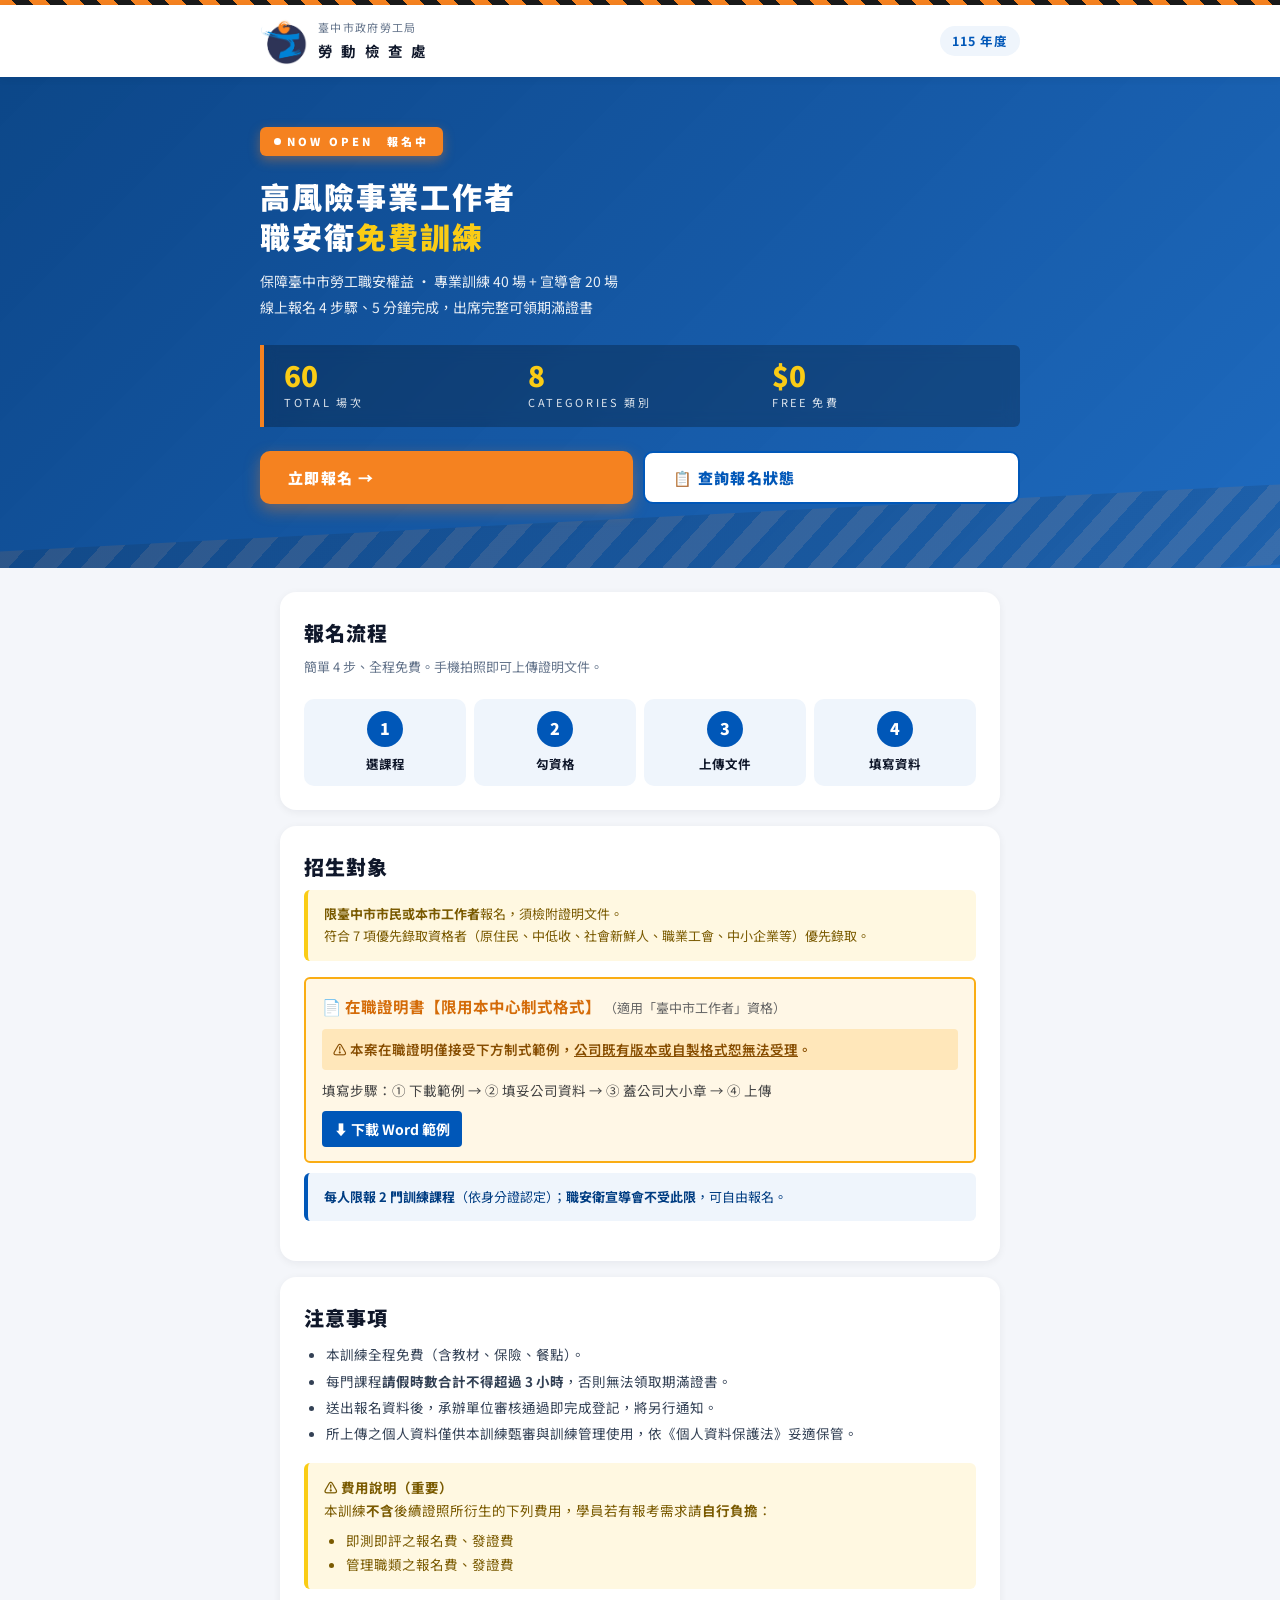
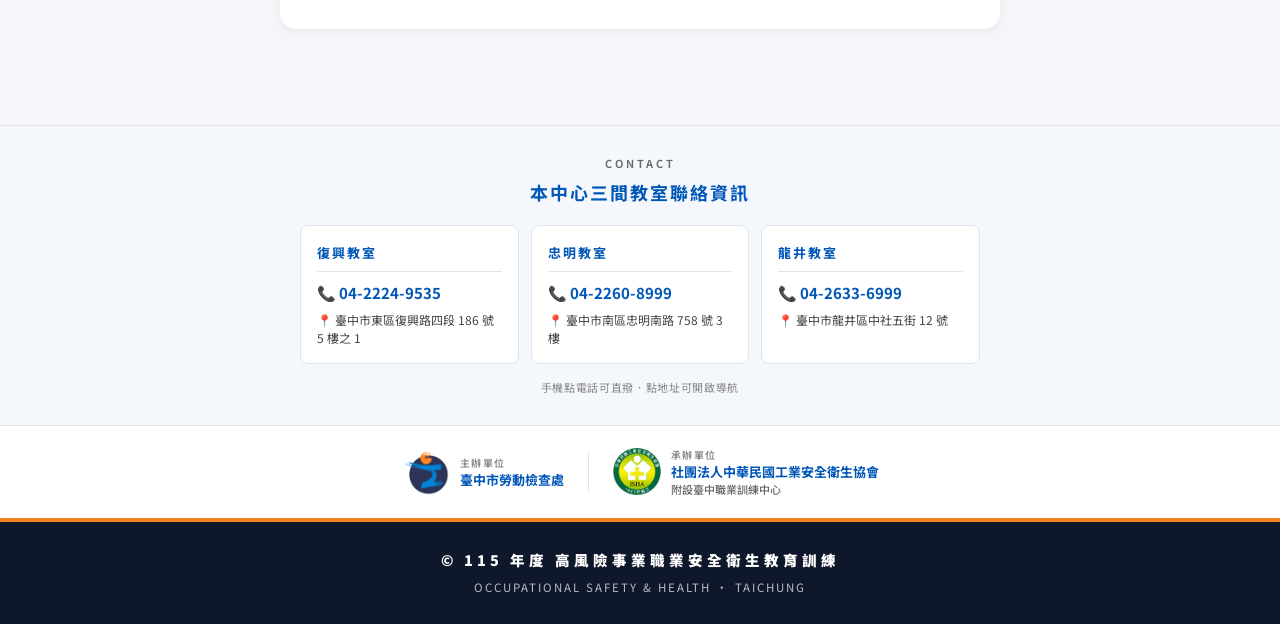
<file: index.html>
<!DOCTYPE html>
<html lang="zh-TW">
<head>
<meta charset="UTF-8">
<meta name="viewport" content="width=device-width,initial-scale=1,viewport-fit=cover">
<meta name="description" content="115 年度臺中市高風險事業職業安全衛生教育訓練報名 — 60 場免費課程，含營造業、有害作業、危險性機械等 8 大類">
<meta name="referrer" content="strict-origin-when-cross-origin">
<meta name="robots" content="index, follow">

<!-- OpenGraph：LINE / FB / Slack 分享預覽 -->
<meta property="og:title" content="115 年度高風險職訓免費報名 — 臺中市勞檢處">
<meta property="og:description" content="60 場免費訓練課程開放報名！營造業、有害作業、危險性機械等 8 大類。臺中市民與本市工作者皆可報名。">
<meta property="og:type" content="website">
<meta property="og:url" content="https://isha-taichung.github.io/training-register/">
<meta property="og:locale" content="zh_TW">
<meta property="og:site_name" content="臺中市政府勞工局勞動檢查處">
<meta name="twitter:card" content="summary">

<title>115 高風險職訓報名 — 臺中市政府勞工局勞動檢查處</title>
<link href="https://fonts.googleapis.com/css2?family=Noto+Sans+TC:wght@400;500;700;900&display=swap" rel="stylesheet">
<link rel="stylesheet" href="css/main.css">
</head>
<body>

<div class="stripe"></div>
<header>
  <div class="header-content">
    <div class="brand-box">
      <img src="assets/logo-host.png" alt="臺中市政府勞工局" style="width:48px;height:48px;flex-shrink:0;object-fit:contain">
      <div class="brand-text">
        臺中市政府勞工局
        <strong>勞 動 檢 查 處</strong>
      </div>
    </div>
    <div class="year-badge">115 年度</div>
  </div>
</header>

<!-- Hero 區 -->
<section class="hero">
  <div class="hero-inner">
    <div class="hero-tag">NOW OPEN　報名中</div>
    <h1>高風險事業工作者<br>職安衛<em>免費訓練</em></h1>
    <div class="hero-sub">
      保障臺中市勞工職安權益 · 專業訓練 40 場 + 宣導會 20 場<br>
      線上報名 4 步驟、5 分鐘完成，出席完整可領期滿證書
    </div>

    <div class="hero-stats">
      <div class="hero-stat"><div class="v">60</div><div class="l">TOTAL 場次</div></div>
      <div class="hero-stat"><div class="v">8</div><div class="l">CATEGORIES 類別</div></div>
      <div class="hero-stat"><div class="v">$0</div><div class="l">FREE 免費</div></div>
    </div>

    <div class="cta-row" style="display:flex;gap:10px;flex-wrap:wrap">
      <button class="cta cta-primary" id="btn-start" style="flex:1;min-width:180px">立即報名 →</button>
      <button class="cta" id="btn-lookup" style="flex:1;min-width:180px;background:#fff;color:#0057B8;border:2px solid #0057B8">📋 查詢報名狀態</button>
    </div>
  </div>
</section>

<main>

  <!-- 報名流程 -->
  <div class="card">
    <h2>報名流程</h2>
    <div class="sub">簡單 4 步、全程免費。手機拍照即可上傳證明文件。</div>
    <div class="mini-steps">
      <div class="mini-step"><div class="n">1</div><div class="t">選課程</div></div>
      <div class="mini-step"><div class="n">2</div><div class="t">勾資格</div></div>
      <div class="mini-step"><div class="n">3</div><div class="t">上傳文件</div></div>
      <div class="mini-step"><div class="n">4</div><div class="t">填寫資料</div></div>
    </div>
  </div>

  <!-- 招生對象 -->
  <div class="card">
    <h2>招生對象</h2>
    <div class="notice notice-warn">
      <strong>限臺中市市民或本市工作者</strong>報名，須檢附證明文件。<br>
      符合 7 項優先錄取資格者（原住民、中低收、社會新鮮人、職業工會、中小企業等）優先錄取。
    </div>
    <div style="background:#FFF7E6;border:2px solid #FAAD14;border-radius:6px;padding:14px 16px;margin-top:10px;font-size:14px;line-height:1.75">
      <strong style="color:#D46B08;font-size:15.5px">📄 在職證明書【限用本中心制式格式】</strong>
      <span style="color:#666;font-size:13px">（適用「臺中市工作者」資格）</span>
      <div style="background:#FFE7BA;border-radius:4px;padding:9px 11px;margin:9px 0;color:#874D00;font-weight:600;font-size:13.5px">
        ⚠️ 本案在職證明僅接受下方制式範例，<u>公司既有版本或自製格式恕無法受理</u>。
      </div>
      <div style="color:#444;font-size:13.5px;margin-bottom:8px">
        填寫步驟：① 下載範例 → ② 填妥公司資料 → ③ 蓋公司大小章 → ④ 上傳
      </div>
      <a href="assets/templates/在職證明書範例.docx" download style="display:inline-block;padding:6px 12px;background:#0057B8;color:#fff;border-radius:4px;text-decoration:none;font-weight:700">⬇️ 下載 Word 範例</a>
    </div>
    <div class="notice notice-info" style="margin-top:10px">
      <strong>每人限報 2 門訓練課程</strong>（依身分證認定）；<strong>職安衛宣導會不受此限</strong>，可自由報名。
    </div>
  </div>

  <!-- 注意事項 -->
  <div class="card">
    <h2>注意事項</h2>
    <ul style="list-style:disc;padding-left:22px;font-size:13.5px;color:var(--ink-mid);line-height:1.95">
      <li>本訓練全程免費（含教材、保險、餐點）。</li>
      <li>每門課程<strong>請假時數合計不得超過 3 小時</strong>，否則無法領取期滿證書。</li>
      <li>送出報名資料後，承辦單位審核通過即完成登記，將另行通知。</li>
      <li>所上傳之個人資料僅供本訓練甄審與訓練管理使用，依《個人資料保護法》妥適保管。</li>
    </ul>

    <div class="notice notice-warn" style="margin-top:16px;font-size:13.5px">
      <strong>⚠️ 費用說明（重要）</strong><br>
      本訓練<strong>不含</strong>後續證照所衍生的下列費用，學員若有報考需求請<strong>自行負擔</strong>：
      <ul style="list-style:disc;padding-left:22px;margin-top:6px;line-height:1.8">
        <li>即測即評之報名費、發證費</li>
        <li>管理職類之報名費、發證費</li>
      </ul>
    </div>
  </div>

</main>

<!-- 三間教室聯絡資訊（手機可點擊撥號 / 開地圖） -->
<section style="background:#F4F7FB;border-top:1px solid #e5e5e5;padding:28px 16px">
  <div style="max-width:680px;margin:0 auto">
    <div style="text-align:center;margin-bottom:18px">
      <div style="font-size:11px;color:#666;font-weight:600;letter-spacing:3px;margin-bottom:4px">CONTACT</div>
      <div style="font-size:18px;color:#0057B8;font-weight:700;letter-spacing:2px">本中心三間教室聯絡資訊</div>
    </div>
    <div style="display:grid;grid-template-columns:repeat(auto-fit,minmax(200px,1fr));gap:12px">
      <div style="background:#fff;border:1px solid #DDE4EE;border-radius:8px;padding:16px">
        <div style="font-size:13px;color:#0057B8;font-weight:700;letter-spacing:2px;margin-bottom:8px;padding-bottom:6px;border-bottom:1px solid #E5E5E5">復興教室</div>
        <a href="tel:+886422249535" style="display:block;font-size:15px;color:#0057B8;font-weight:700;text-decoration:none;margin-bottom:6px">📞 04-2224-9535</a>
        <a href="https://maps.google.com/?q=臺中市東區復興路四段186號5樓之1" target="_blank" rel="noopener" style="display:block;font-size:12px;color:#444;line-height:1.5;text-decoration:none">📍 臺中市東區復興路四段 186 號 5 樓之 1</a>
      </div>
      <div style="background:#fff;border:1px solid #DDE4EE;border-radius:8px;padding:16px">
        <div style="font-size:13px;color:#0057B8;font-weight:700;letter-spacing:2px;margin-bottom:8px;padding-bottom:6px;border-bottom:1px solid #E5E5E5">忠明教室</div>
        <a href="tel:+886422608999" style="display:block;font-size:15px;color:#0057B8;font-weight:700;text-decoration:none;margin-bottom:6px">📞 04-2260-8999</a>
        <a href="https://maps.google.com/?q=臺中市南區忠明南路758號3樓" target="_blank" rel="noopener" style="display:block;font-size:12px;color:#444;line-height:1.5;text-decoration:none">📍 臺中市南區忠明南路 758 號 3 樓</a>
      </div>
      <div style="background:#fff;border:1px solid #DDE4EE;border-radius:8px;padding:16px">
        <div style="font-size:13px;color:#0057B8;font-weight:700;letter-spacing:2px;margin-bottom:8px;padding-bottom:6px;border-bottom:1px solid #E5E5E5">龍井教室</div>
        <a href="tel:+886426336999" style="display:block;font-size:15px;color:#0057B8;font-weight:700;text-decoration:none;margin-bottom:6px">📞 04-2633-6999</a>
        <a href="https://maps.google.com/?q=臺中市龍井區中社五街12號" target="_blank" rel="noopener" style="display:block;font-size:12px;color:#444;line-height:1.5;text-decoration:none">📍 臺中市龍井區中社五街 12 號</a>
      </div>
    </div>
    <p style="text-align:center;font-size:11px;color:#888;margin-top:14px;letter-spacing:0.5pt">手機點電話可直撥．點地址可開啟導航</p>
  </div>
</section>

<!-- 主辦 / 承辦單位（橫排在底部，省版面） -->
<section style="background:#fff;border-top:1px solid #e5e5e5;padding:20px 16px">
  <div style="max-width:680px;margin:0 auto;display:flex;flex-wrap:wrap;justify-content:center;align-items:center;gap:24px">
    <div style="display:flex;align-items:center;gap:10px">
      <img src="assets/logo-host.png" alt="臺中市政府勞工局" style="width:48px;height:48px;flex-shrink:0;object-fit:contain">
      <div>
        <div style="font-size:10px;color:#888;font-weight:600;letter-spacing:1.5px;margin-bottom:1px">主辦單位</div>
        <div style="font-size:13px;color:#0057B8;font-weight:700;line-height:1.3">臺中市勞動檢查處</div>
      </div>
    </div>
    <div style="width:1px;height:40px;background:#e5e5e5"></div>
    <div style="display:flex;align-items:center;gap:10px">
      <img src="assets/logo-isha.png" alt="社團法人中華民國工業安全衛生協會" style="width:48px;height:48px;flex-shrink:0;object-fit:contain">
      <div>
        <div style="font-size:10px;color:#888;font-weight:600;letter-spacing:1.5px;margin-bottom:1px">承辦單位</div>
        <div style="font-size:13px;color:#0057B8;font-weight:700;line-height:1.3">社團法人中華民國工業安全衛生協會<br><span style="font-size:11px;color:#666;font-weight:500">附設臺中職業訓練中心</span></div>
      </div>
    </div>
  </div>
</section>

<footer>
  <div class="ft-title">© 115 年度 高風險事業職業安全衛生教育訓練</div>
  <div class="ft-sub">OCCUPATIONAL SAFETY &amp; HEALTH · TAICHUNG</div>
</footer>

<!-- ===== 個資同意書 Modal ===== -->
<div id="consent-modal" style="display:none;position:fixed;inset:0;background:rgba(0,0,0,0.55);z-index:9999;align-items:center;justify-content:center;padding:16px;overflow-y:auto">
  <div style="background:#fff;border-radius:12px;max-width:600px;width:100%;max-height:90vh;display:flex;flex-direction:column;box-shadow:0 8px 32px rgba(0,0,0,0.3)">
    <div style="background:#0057B8;color:#fff;padding:14px 20px;border-radius:12px 12px 0 0;font-size:16px;font-weight:700;display:flex;align-items:center;gap:8px">
      <span>📋</span><span>個人資料蒐集、處理及利用同意書</span>
    </div>
    <div id="consent-text" style="padding:18px 22px;overflow-y:auto;font-size:13px;line-height:1.7;color:#333;flex:1">
      <p style="margin-bottom:10px">為辦理「<strong>115 年度臺中市高風險事業工作者職業安全衛生教育訓練</strong>」之報名作業，臺中市政府勞工局勞動檢查處（下稱本處）將依《個人資料保護法》規定蒐集、處理及利用您之個人資料，相關事項告知如下：</p>

      <p style="margin:12px 0 6px;font-weight:700;color:#0057B8">一、蒐集目的</p>
      <p style="padding-left:14px">辦理本訓練之報名甄審、錄取通知、訓練管理、出席紀錄、結訓證書核發、原系統資料匯入及相關業務聯繫。</p>

      <p style="margin:12px 0 6px;font-weight:700;color:#0057B8">二、蒐集之個人資料類別</p>
      <p style="padding-left:14px">姓名、性別、出生年月日、國民身分證統一編號、身分證影本、戶籍地址、聯絡地址、聯絡電話、行動電話、電子郵件、學歷、畢業學校、任職公司資訊、緊急聯絡人、優先錄取資格相關證明文件等。</p>

      <p style="margin:12px 0 6px;font-weight:700;color:#0057B8">三、利用期間、地區、對象及方式</p>
      <ul style="padding-left:24px;list-style:disc;margin:4px 0">
        <li><strong>期間：</strong>蒐集目的存續期間，及保存期限屆滿前。</li>
        <li><strong>地區：</strong>臺中市政府勞工局勞動檢查處及其受託之委託單位辦公處所。</li>
        <li><strong>對象：</strong>本處及受託辦理本訓練之社團法人中華民國工業安全衛生協會。</li>
        <li><strong>方式：</strong>以紙本、電子檔、雲端儲存等方式處理及利用。</li>
      </ul>

      <p style="margin:12px 0 6px;font-weight:700;color:#0057B8">四、依個人資料保護法第三條規定，您得行使下列權利</p>
      <ul style="padding-left:24px;list-style:none;margin:4px 0">
        <li>（一）查詢或請求閱覽。</li>
        <li>（二）請求製給複製本。</li>
        <li>（三)請求補充或更正。</li>
        <li>（四）請求停止蒐集、處理或利用。</li>
        <li>（五）請求刪除。</li>
      </ul>
      <p style="padding-left:14px;color:#666;font-size:12px">行使前述權利請聯絡承辦單位辦理，本處將於法定期間內回覆。</p>

      <p style="margin:12px 0 6px;font-weight:700;color:#0057B8">五、不提供個人資料之影響</p>
      <p style="padding-left:14px">若您不同意提供必要之個人資料或不同意本同意書之內容，將無法完成報名程序，亦無法錄取本訓練課程。</p>

      <p style="margin:12px 0 6px;font-weight:700;color:#0057B8">六、資料保存與銷毀</p>
      <p style="padding-left:14px">本處將於蒐集目的消失或保存期限屆滿後，依《個人資料保護法》規定停止處理、利用並予以銷毀。</p>
    </div>
    <div style="padding:14px 20px;border-top:1px solid #e5e5e5;background:#F8FAFD;border-radius:0 0 12px 12px">
      <label style="display:flex;align-items:center;gap:8px;cursor:pointer;font-size:13.5px;font-weight:500;color:#333">
        <input type="checkbox" id="consent-check" aria-describedby="consent-text" style="width:18px;height:18px;cursor:pointer;flex-shrink:0">
        <span>我已詳細閱讀並<strong style="color:#0057B8">同意</strong>本同意書內容，並同意 貴處利用電子郵件發送相關通知及訊息。</span>
      </label>
      <div style="display:flex;gap:10px;margin-top:12px">
        <button id="consent-cancel" style="flex:1;padding:10px;border:1px solid #ccc;background:#fff;border-radius:6px;font-family:inherit;font-size:14px;cursor:pointer">取消</button>
        <button id="consent-agree" disabled style="flex:1;padding:10px;border:none;background:#0057B8;color:#fff;border-radius:6px;font-family:inherit;font-size:14px;font-weight:700;cursor:pointer;opacity:0.5">同意並進入報名</button>
      </div>
    </div>
  </div>
</div>

<script src="js/config.js"></script>
<script src="js/lookup-modal.js"></script>
<script>
  // ===== 立即報名按鈕 → 先彈個資同意書 =====
  const startBtn = document.getElementById("btn-start");
  const modal = document.getElementById("consent-modal");
  const checkbox = document.getElementById("consent-check");
  const agreeBtn = document.getElementById("consent-agree");
  const cancelBtn = document.getElementById("consent-cancel");

  function openConsent() {
    modal.style.display = "flex";
    checkbox.checked = false;
    agreeBtn.disabled = true;
    agreeBtn.style.opacity = "0.5";
    // P1：鎖背景 scroll，避免 modal 開啟時背景跟著滾
    try { document.body.style.overflow = "hidden"; } catch (e) {}
  }
  startBtn.addEventListener("click", openConsent);

  // 招生簡章 deep-link (?course=T23) → 進站直接彈同意書，省一次點擊
  try {
    const initCourseId = new URLSearchParams(location.search).get("course");
    if (initCourseId && /^[TS]\d{1,3}$/.test(initCourseId)) {
      // 等 0.3s 讓畫面渲染穩定再彈
      setTimeout(openConsent, 300);
    }
  } catch (e) { /* 舊瀏覽器 fallback */ }
  checkbox.addEventListener("change", () => {
    agreeBtn.disabled = !checkbox.checked;
    agreeBtn.style.opacity = checkbox.checked ? "1" : "0.5";
  });
  function closeConsent() {
    modal.style.display = "none";
    try { document.body.style.overflow = ""; } catch (e) {}  // 還原 body scroll
  }
  cancelBtn.addEventListener("click", closeConsent);
  agreeBtn.addEventListener("click", () => {
    // 紀錄同意時間（送出時隨 payload 一起傳給後端）
    sessionStorage.setItem("consent_at", new Date().toISOString());
    // 招生簡章 deep-link：保留 ?course= 參數一併帶到 register.html
    const params = new URLSearchParams(location.search);
    const courseId = params.get("course");
    if (courseId && /^[TS]\d{1,3}$/.test(courseId)) {
      location.href = "register.html?course=" + encodeURIComponent(courseId);
    } else {
      location.href = "register.html";
    }
  });
  // 點擊背景關閉
  modal.addEventListener("click", (e) => {
    if (e.target === modal) closeConsent();
  });

  // ===== 報名狀態查詢（共用模組） =====
  document.getElementById("btn-lookup").addEventListener("click", () => window.LookupModal.open());
</script>
</body>
</html>
</file>
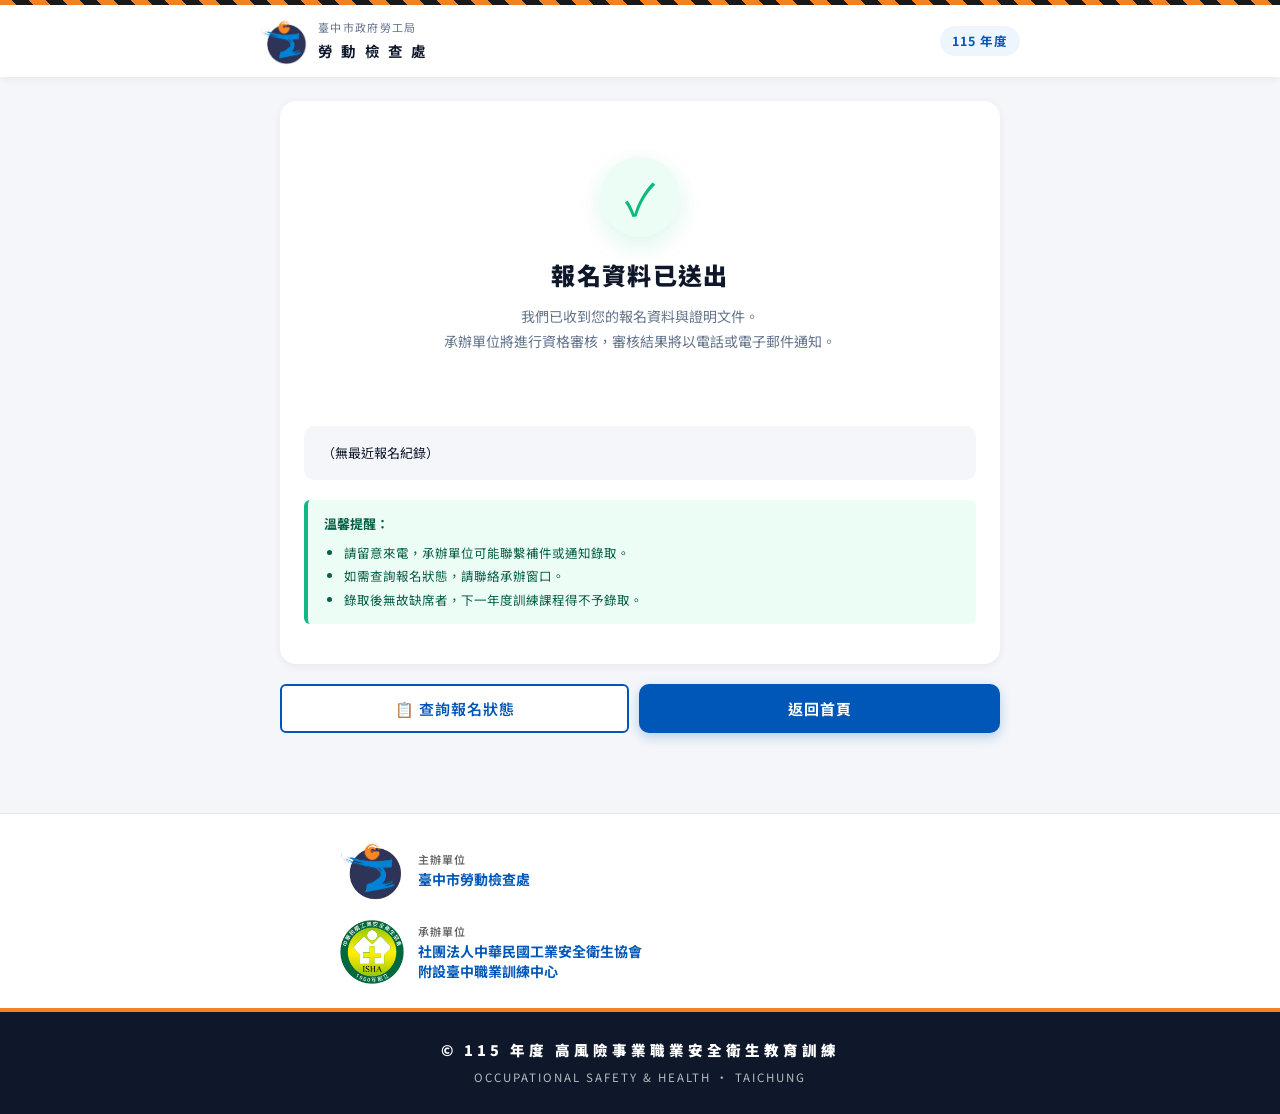
<file: done.html>
<!DOCTYPE html>
<html lang="zh-TW">
<head>
<meta charset="UTF-8">
<meta name="viewport" content="width=device-width,initial-scale=1,viewport-fit=cover">
<meta name="referrer" content="strict-origin-when-cross-origin">
<title>報名成功 — 115 高風險職訓</title>
<link href="https://fonts.googleapis.com/css2?family=Noto+Sans+TC:wght@400;500;700;900&display=swap" rel="stylesheet">
<link rel="stylesheet" href="css/main.css">
</head>
<body>

<div class="stripe"></div>
<header>
  <div class="header-content">
    <div class="brand-box">
      <img src="assets/logo-host.png" alt="臺中市政府勞工局" style="width:48px;height:48px;flex-shrink:0;object-fit:contain">
      <div class="brand-text">
        臺中市政府勞工局
        <strong>勞 動 檢 查 處</strong>
      </div>
    </div>
    <div class="year-badge">115 年度</div>
  </div>
</header>

<main>
  <div class="card">
    <div class="success-hero">
      <div class="icon">✓</div>
      <h1>報名資料已送出</h1>
      <div class="sub">
        我們已收到您的報名資料與證明文件。<br>
        承辦單位將進行資格審核，審核結果將以電話或電子郵件通知。
      </div>
    </div>

    <div class="summary-box" id="summary"></div>

    <div class="notice notice-ok" style="margin-top:20px">
      <strong>溫馨提醒：</strong>
      <ul style="list-style:disc;padding-left:20px;margin-top:6px;font-size:12.5px;line-height:1.85">
        <li>請留意來電，承辦單位可能聯繫補件或通知錄取。</li>
        <li>如需查詢報名狀態，請聯絡承辦窗口。</li>
        <li>錄取後無故缺席者，下一年度訓練課程得不予錄取。</li>
      </ul>
    </div>
  </div>

  <div class="btn-bar" style="display:flex;gap:10px;flex-wrap:wrap">
    <button class="btn" id="btn-lookup-status" style="flex:1;min-width:160px;background:#fff;color:#0057B8;border:2px solid #0057B8;padding:12px;border-radius:6px;font-family:inherit;font-size:15px;font-weight:600;cursor:pointer">📋 查詢報名狀態</button>
    <button class="btn btn-primary" onclick="location.href='index.html'" style="flex:1;min-width:160px">返回首頁</button>
  </div>
</main>

<!-- 主辦 / 承辦單位 -->
<section style="background:#fff;border-top:1px solid #e5e5e5;padding:24px 16px">
  <div style="max-width:600px;margin:0 auto;display:flex;flex-direction:column;gap:18px">
    <div style="display:flex;align-items:center;gap:14px">
      <img src="assets/logo-host.png" alt="臺中市政府勞工局" style="width:64px;height:64px;flex-shrink:0;object-fit:contain">
      <div>
        <div style="font-size:11px;color:#666;font-weight:600;letter-spacing:1px;margin-bottom:2px">主辦單位</div>
        <div style="font-size:14px;color:#0057B8;font-weight:700;line-height:1.4">臺中市勞動檢查處</div>
      </div>
    </div>
    <div style="display:flex;align-items:center;gap:14px">
      <img src="assets/logo-isha.png" alt="社團法人中華民國工業安全衛生協會" style="width:64px;height:64px;flex-shrink:0;object-fit:contain">
      <div>
        <div style="font-size:11px;color:#666;font-weight:600;letter-spacing:1px;margin-bottom:2px">承辦單位</div>
        <div style="font-size:14px;color:#0057B8;font-weight:700;line-height:1.4">社團法人中華民國工業安全衛生協會<br>附設臺中職業訓練中心</div>
      </div>
    </div>
  </div>
</section>

<footer>
  <div class="ft-title">© 115 年度 高風險事業職業安全衛生教育訓練</div>
  <div class="ft-sub">OCCUPATIONAL SAFETY &amp; HEALTH · TAICHUNG</div>
</footer>

<script src="js/config.js"></script>
<script src="js/lookup-modal.js"></script>
<script>
  // 把 last_submission 存的姓名 + 身分證後 5 碼留下來給查詢用（在 sessionStorage.clear 之前抓）
  let lookupPrefill = null;
  (function () {
    const raw = sessionStorage.getItem("last_submission");
    const box = document.getElementById("summary");
    if (!raw) {
      box.textContent = "（無最近報名紀錄）";
    } else {
      const s = JSON.parse(raw);
      // 預填查詢資料：姓名 + 身分證後 5 碼（從 last_submission 取 — submit 時放進去的）
      if (s.name && s.idLast5) {
        lookupPrefill = { name: s.name, id5: s.idLast5 };
      }
      const rows = [
        ["報名編號", s.regId || "審核後發送"],
        ["課程名稱", s.course ? s.course.name + " " + s.course.session : ""],
        ["上課日期", s.course ? s.course.date : ""],
        ["上課地點", s.course ? s.course.location : ""],
        ["報名人姓名", s.name || ""],
      ];
      rows.forEach(([label, val]) => {
        const row = document.createElement("div");
        row.className = "row";
        const l = document.createElement("div");
        l.className = "label";
        l.textContent = label;
        const v = document.createElement("div");
        v.className = "val";
        v.textContent = val;
        row.append(l, v);
        box.append(row);
      });
    }
    // 進到完成頁面立即清掉所有 sessionStorage（公用電腦下個使用者看不到個資）
    try { sessionStorage.clear(); } catch (e) {}
  })();

  // 查詢報名狀態按鈕（自動帶入剛報名的資料）
  document.getElementById("btn-lookup-status").addEventListener("click", () => {
    window.LookupModal.open(lookupPrefill);
  });
</script>
</body>
</html>
</file>
<file: css/main.css>
/* 115 高風險職訓報名前台 — 主樣式
 *
 * 設計策略：B 工安現代（外觀）+ C 親切實用（內頁圓角與手感）
 * 所有色彩、圓角、陰影、字級集中於 :root 內的 design tokens，
 * 未來要換風格只需改這裡即可，不用動 HTML/JS。
 */

* { margin: 0; padding: 0; box-sizing: border-box; }

:root {
  /* ===== 色彩系統 ===== */
  --brand: #0057B8;
  --brand-dark: #003d82;
  --brand-darker: #002a5c;
  --brand-soft: #EFF5FC;

  --safety: #F58220;
  --safety-dark: #D66A10;
  --safety-soft: #FFF4E5;

  --warn: #FACC15;

  --ink: #0F172A;
  --ink-mid: #334155;
  --muted: #64748B;
  --line: #E2E8F0;
  --line-soft: #EDF0F4;
  --bg: #F4F6FA;
  --card: #FFFFFF;

  --success: #10B981;
  --success-bg: #ECFDF5;
  --danger: #DC2626;

  /* ===== 圓角（來自 C 的柔和感）===== */
  --radius-sm: 6px;
  --radius: 10px;
  --radius-lg: 16px;

  /* ===== 陰影 ===== */
  --shadow-sm: 0 1px 2px rgba(15,23,42,.04);
  --shadow: 0 2px 8px rgba(15,23,42,.06);
  --shadow-md: 0 8px 20px rgba(15,23,42,.08);
  --shadow-lg: 0 16px 32px rgba(15,23,42,.10);

  /* ===== Safe area（iOS 瀏海）===== */
  --safe-top: env(safe-area-inset-top, 0);
  --safe-bottom: env(safe-area-inset-bottom, 0);
}

html { font-size: 16px; scroll-behavior: smooth; }
body {
  font-family: 'Noto Sans TC', 'PingFang TC', 'Microsoft JhengHei', sans-serif;
  color: var(--ink);
  background: var(--bg);
  line-height: 1.7;
  font-weight: 400;
  -webkit-font-smoothing: antialiased;
}

/* ===== 頂部工安警示條（B 風格）===== */
.stripe {
  height: 5px;
  background: repeating-linear-gradient(
    45deg,
    var(--safety) 0 12px,
    #1a1a1a 12px 24px
  );
}

/* ===== Header ===== */
header {
  background: var(--card);
  padding: 12px 20px;
  box-shadow: var(--shadow);
  position: sticky;
  top: 0;
  z-index: 50;
  padding-top: calc(12px + var(--safe-top));
}
.header-content {
  max-width: 760px;
  margin: 0 auto;
  display: flex;
  justify-content: space-between;
  align-items: center;
}
.brand-box {
  display: flex;
  align-items: center;
  gap: 10px;
}
.brand-logo {
  width: 42px;
  height: 42px;
  border-radius: var(--radius-sm);
  background: var(--brand);
  display: flex;
  align-items: center;
  justify-content: center;
  flex-shrink: 0;
  position: relative;
}
.brand-logo::after {
  content: "";
  position: absolute;
  inset: 4px;
  border: 2px solid var(--safety);
  border-radius: 3px;
}
.brand-logo span {
  font-size: 13px;
  font-weight: 900;
  color: white;
  letter-spacing: 1px;
  position: relative;
  z-index: 1;
}
.brand-text {
  font-size: 11px;
  color: var(--muted);
  letter-spacing: 1pt;
}
.brand-text strong {
  display: block;
  font-size: 14.5px;
  color: var(--ink);
  letter-spacing: 2pt;
  margin-top: 2px;
  font-weight: 700;
}
.year-badge {
  background: var(--brand-soft);
  color: var(--brand);
  padding: 4px 12px;
  border-radius: 999px;
  font-size: 12.5px;
  font-weight: 700;
  letter-spacing: 1px;
}

/* ===== Hero（B 風格：深藍漸層 + 警示條紋 + 黃色強調）===== */
.hero {
  background:
    linear-gradient(135deg, rgba(0,61,130,.95) 0%, rgba(0,87,184,.88) 100%),
    url("data:image/svg+xml;utf8,<svg xmlns='http://www.w3.org/2000/svg' width='60' height='60' viewBox='0 0 60 60'><g fill='none' stroke='white' stroke-width='.5' opacity='.08'><path d='M0 0l60 60M60 0L0 60'/></g></svg>");
  color: white;
  padding: 48px 24px 64px;
  position: relative;
  overflow: hidden;
}
.hero::after {
  content: "";
  position: absolute;
  bottom: -30px;
  left: -40px;
  right: -40px;
  height: 80px;
  background: repeating-linear-gradient(-45deg,
    var(--safety) 0 18px,
    #1a1a1a 18px 36px);
  transform: rotate(-3deg);
  opacity: .12;
}
.hero-inner {
  max-width: 760px;
  margin: 0 auto;
  position: relative;
  z-index: 2;
}
.hero-tag {
  display: inline-flex;
  align-items: center;
  gap: 6px;
  padding: 5px 14px;
  background: var(--safety);
  color: white;
  font-size: 11px;
  font-weight: 900;
  letter-spacing: 3px;
  border-radius: var(--radius-sm);
  margin-bottom: 20px;
  box-shadow: 0 4px 12px rgba(245,130,32,.4);
}
.hero-tag::before {
  content: "";
  width: 7px;
  height: 7px;
  background: white;
  border-radius: 50%;
  animation: pulse 1.5s infinite;
}
@keyframes pulse {
  0%, 100% { opacity: 1; }
  50% { opacity: .4; }
}
.hero h1 {
  font-size: 30px;
  font-weight: 900;
  line-height: 1.35;
  letter-spacing: 1.5pt;
  margin-bottom: 12px;
}
.hero h1 em {
  font-style: normal;
  color: var(--warn);
  font-weight: 900;
}
.hero-sub {
  font-size: 14px;
  opacity: .9;
  line-height: 1.85;
  margin-bottom: 24px;
}

.hero-stats {
  display: flex;
  gap: 16px;
  flex-wrap: wrap;
  padding: 16px 20px;
  background: rgba(0,0,0,.25);
  border-left: 4px solid var(--safety);
  border-radius: 0 var(--radius-sm) var(--radius-sm) 0;
  margin-bottom: 24px;
  backdrop-filter: blur(8px);
}
.hero-stat { flex: 1; min-width: 90px; }
.hero-stat .v {
  font-size: 28px;
  font-weight: 900;
  color: var(--warn);
  line-height: 1;
}
.hero-stat .l {
  font-size: 11px;
  opacity: .85;
  letter-spacing: 2pt;
  margin-top: 4px;
}

.cta-row {
  display: flex;
  gap: 10px;
  flex-wrap: wrap;
}
.cta {
  padding: 14px 28px;
  border: none;
  border-radius: var(--radius);
  font-weight: 900;
  font-size: 15px;
  cursor: pointer;
  display: inline-flex;
  align-items: center;
  gap: 8px;
  font-family: inherit;
  transition: all .2s;
  letter-spacing: 1pt;
}
.cta-primary {
  background: var(--safety);
  color: white;
  box-shadow: 0 6px 16px rgba(245,130,32,.4);
}
.cta-primary:hover {
  background: var(--safety-dark);
  transform: translateY(-1px);
}
.cta-ghost {
  background: transparent;
  color: white;
  border: 1.5px solid rgba(255,255,255,.7);
}
.cta-ghost:hover {
  background: white;
  color: var(--brand-dark);
  border-color: white;
}

/* ===== Progress bar（步驟進度）===== */
.progress {
  background: white;
  padding: 18px 20px;
  border-bottom: 1px solid var(--line);
}
.steps {
  max-width: 760px;
  margin: 0 auto;
  display: flex;
  justify-content: space-between;
  position: relative;
}
.steps::before {
  content: "";
  position: absolute;
  top: 16px;
  left: 12%;
  right: 12%;
  height: 2px;
  background: var(--line);
  z-index: 0;
}
.step {
  position: relative;
  z-index: 1;
  text-align: center;
  flex: 1;
}
.step-num {
  width: 32px;
  height: 32px;
  border-radius: 50%;
  background: white;
  border: 2px solid var(--line);
  color: var(--muted);
  font-weight: 700;
  display: inline-flex;
  align-items: center;
  justify-content: center;
  font-size: 14px;
  transition: all .2s;
}
.step.done .step-num {
  background: var(--success);
  border-color: var(--success);
  color: white;
}
.step.active .step-num {
  background: var(--brand);
  border-color: var(--brand);
  color: white;
  box-shadow: 0 0 0 4px rgba(0,87,184,.12);
}
.step-label {
  display: block;
  font-size: 11px;
  color: var(--muted);
  margin-top: 4px;
  letter-spacing: 1px;
}
.step.active .step-label {
  color: var(--brand);
  font-weight: 700;
}

/* ===== Main container ===== */
main {
  max-width: 760px;
  margin: 0 auto;
  padding: 24px 20px calc(80px + var(--safe-bottom));
}

/* ===== Card ===== */
.card {
  background: var(--card);
  border-radius: var(--radius-lg);
  padding: 24px;
  box-shadow: var(--shadow);
  margin-bottom: 16px;
}
.card h2 {
  font-size: 20px;
  font-weight: 900;
  margin-bottom: 6px;
  color: var(--ink);
  letter-spacing: 1px;
}
.card .sub {
  font-size: 13px;
  color: var(--muted);
  margin-bottom: 20px;
  line-height: 1.75;
}

/* ===== 小區段（4 步驟介紹）===== */
.mini-steps {
  display: grid;
  grid-template-columns: repeat(4, 1fr);
  gap: 8px;
  margin-top: 10px;
}
.mini-step {
  text-align: center;
  padding: 12px 4px;
  background: var(--brand-soft);
  border-radius: var(--radius);
}
.mini-step .n {
  width: 36px;
  height: 36px;
  border-radius: 50%;
  background: var(--brand);
  color: white;
  display: inline-flex;
  align-items: center;
  justify-content: center;
  font-weight: 900;
  margin-bottom: 6px;
  font-family: 'Noto Sans TC', sans-serif;
}
.mini-step .t {
  font-size: 12.5px;
  font-weight: 700;
}

/* ===== Course tabs（自動換行、縮短標籤，不用橫滑）===== */
.cat-tabs {
  display: flex;
  flex-wrap: wrap;
  gap: 6px;
  padding: 4px 0 14px;
  margin-bottom: 16px;
}
.cat-tab {
  padding: 7px 14px;
  border: 1px solid var(--line);
  border-radius: 999px;
  background: white;
  font-size: 13px;
  color: var(--ink-mid);
  cursor: pointer;
  transition: all .15s;
  font-weight: 500;
  white-space: nowrap;
  user-select: none;
}
.cat-tab:hover {
  border-color: var(--brand);
  color: var(--brand);
}
.cat-tab.active {
  background: var(--brand);
  color: white;
  border-color: var(--brand);
  font-weight: 700;
  box-shadow: 0 2px 6px rgba(0,87,184,.2);
}
.cat-tab .count {
  font-size: 11px;
  opacity: .7;
  margin-left: 3px;
  font-weight: 500;
}
.cat-tab.active .count { opacity: .85; }

.course-item {
  border: 1.5px solid var(--line);
  border-radius: var(--radius);
  padding: 14px 16px;
  margin-bottom: 10px;
  cursor: pointer;
  transition: all .2s;
  background: white;
}
.course-item:hover {
  border-color: var(--brand);
  transform: translateX(2px);
}
.course-item.selected {
  border-color: var(--brand);
  background: var(--brand-soft);
  box-shadow: 0 4px 12px rgba(0,87,184,.12);
}
.course-title-row {
  display: flex;
  justify-content: space-between;
  align-items: baseline;
  margin-bottom: 6px;
  gap: 8px;
}
.course-name {
  font-weight: 700;
  font-size: 15px;
  color: var(--ink);
  flex: 1;
}
.course-session {
  font-size: 12px;
  color: var(--brand);
  font-weight: 900;
  background: var(--brand-soft);
  padding: 3px 10px;
  border-radius: var(--radius-sm);
  white-space: nowrap;
  letter-spacing: .5px;
}
.course-meta {
  font-size: 12.5px;
  color: var(--muted);
  display: flex;
  flex-wrap: wrap;
  gap: 4px 12px;
}
.course-meta span {
  display: inline-flex;
  align-items: center;
  gap: 3px;
}
.tag-night {
  display: inline-block;
  background: #1F2937;
  color: white;
  font-size: 10px;
  font-weight: 900;
  padding: 2px 7px;
  border-radius: 3px;
  margin-left: 4px;
  letter-spacing: 1px;
}

/* ===== 剩餘名額徽章 ===== */
.seat-badge {
  display: inline-flex;
  align-items: center;
  gap: 3px;
  padding: 2px 10px;
  border-radius: 999px;
  font-size: 11.5px;
  font-weight: 700;
  letter-spacing: .5px;
  margin-left: auto;
}
.seat-open {
  background: var(--success-bg);
  color: #065F46;
}
.seat-open::before {
  content: "";
  width: 6px; height: 6px;
  border-radius: 50%;
  background: var(--success);
}
.seat-low {
  background: #FFF4E5;
  color: #8B4E00;
}
.seat-low::before {
  content: "⚡";
  font-size: 10px;
}
.seat-full {
  background: #FEE2E2;
  color: #991B1B;
}
.seat-full::before {
  content: "✕";
  font-weight: 900;
}
.seat-closed {
  background: #F3F4F6;
  color: #6B7280;
}
.seat-closed::before {
  content: "🔒";
  font-size: 10px;
}
.seat-loading {
  background: #F3F4F6;
  color: var(--muted);
  font-weight: 500;
}
.seat-loading::before {
  content: "⌛";
  font-size: 10px;
}

/* 額滿 / 關閉的課程卡片 */
.course-item.disabled {
  opacity: .6;
  cursor: not-allowed;
  background: #FAFAFA;
}
.course-item.disabled:hover {
  border-color: var(--line);
  transform: none;
}
.course-item.disabled .course-name {
  color: var(--muted);
  text-decoration: line-through;
  text-decoration-color: rgba(0,0,0,.2);
}

/* ===== Qualification checkboxes ===== */
.qual-list {
  display: flex;
  flex-direction: column;
  gap: 10px;
}
.qual-item {
  display: flex;
  gap: 12px;
  padding: 14px 16px;
  border: 2px solid var(--line);
  border-radius: var(--radius);
  cursor: pointer;
  transition: all .2s;
  background: white;
}
.qual-item:hover {
  border-color: var(--brand);
  background: var(--brand-soft);
}
.qual-item.checked {
  border-color: var(--brand);
  background: var(--brand-soft);
}
.qual-check {
  width: 24px;
  height: 24px;
  border: 2px solid var(--line);
  border-radius: var(--radius-sm);
  flex-shrink: 0;
  display: flex;
  align-items: center;
  justify-content: center;
  color: white;
  background: white;
  font-weight: 900;
  transition: all .2s;
}
.qual-item.checked .qual-check {
  background: var(--brand);
  border-color: var(--brand);
}
.qual-item.checked .qual-check::after {
  content: "✓";
  font-size: 15px;
}
.qual-content { flex: 1; }
.qual-label {
  font-size: 14.5px;
  font-weight: 700;
  color: var(--ink);
}
.qual-desc {
  font-size: 12px;
  color: var(--muted);
  margin-top: 2px;
}
.qual-files {
  font-size: 11px;
  color: var(--brand);
  margin-top: 6px;
  display: flex;
  gap: 4px;
  flex-wrap: wrap;
}
.qual-files span {
  background: var(--brand-soft);
  padding: 2px 8px;
  border-radius: 3px;
  font-weight: 500;
}

/* ===== Upload（B 配色 + C 圓角）===== */
.upload-group {
  border: 1px solid var(--line);
  border-radius: var(--radius);
  padding: 16px;
  margin-bottom: 12px;
  background: #FCFDFE;
}
.upload-group-title {
  font-size: 14.5px;
  font-weight: 700;
  color: var(--brand);
  margin-bottom: 4px;
  display: flex;
  align-items: center;
  gap: 6px;
}
.upload-group-desc {
  font-size: 11.5px;
  color: var(--muted);
  margin-bottom: 12px;
}

.file-list {
  display: flex;
  flex-direction: column;
  gap: 6px;
  margin-bottom: 10px;
}
.file-list:empty { display: none; }
.file-item {
  display: flex;
  align-items: center;
  gap: 10px;
  padding: 10px 12px;
  background: var(--success-bg);
  border: 1px solid #C6E5D0;
  border-radius: var(--radius-sm);
  font-size: 13px;
}
.file-item .icon {
  color: var(--success);
  font-size: 16px;
  font-weight: 900;
}
.file-item .name {
  flex: 1;
  font-weight: 600;
  color: var(--ink);
  word-break: break-all;
}
.file-item .size {
  color: var(--muted);
  font-size: 11px;
  white-space: nowrap;
}
.file-item .remove {
  color: var(--danger);
  cursor: pointer;
  padding: 4px 8px;
  border-radius: 4px;
  font-weight: 700;
  font-size: 11.5px;
  transition: background .15s;
}
.file-item .remove:hover {
  background: rgba(220,38,38,.1);
}

.upload-btn {
  display: flex;
  flex-direction: column;
  align-items: center;
  justify-content: center;
  gap: 5px;
  padding: 20px 14px;
  border: 1.5px dashed var(--line);
  border-radius: var(--radius);
  background: white;
  cursor: pointer;
  transition: all .2s;
  font-family: inherit;
  width: 100%;
}
.upload-btn:hover {
  border-color: var(--brand);
  border-style: solid;
  background: var(--brand-soft);
}
.upload-btn.dragover {
  border-color: var(--safety);
  background: var(--safety-soft);
}
.upload-btn .ub-icon { font-size: 24px; }
.upload-btn .ub-label {
  font-size: 14px;
  font-weight: 700;
  color: var(--ink);
  letter-spacing: 1px;
}
.upload-btn .ub-hint {
  font-size: 11px;
  color: var(--muted);
  line-height: 1.4;
}
.upload-btn input[type="file"] { display: none; }
.upload-btn-single { margin-top: 4px; }

/* ===== Form ===== */
.form-row { margin-bottom: 14px; }
.form-row label {
  display: block;
  font-size: 12.5px;
  color: var(--ink-mid);
  margin-bottom: 5px;
  font-weight: 600;
  letter-spacing: .5px;
}
.form-row label .req { color: var(--danger); margin-left: 2px; }
.form-row input,
.form-row select,
.form-row textarea {
  width: 100%;
  padding: 11px 13px;
  border: 1.5px solid var(--line);
  border-radius: var(--radius-sm);
  font-size: 14.5px;
  font-family: inherit;
  background: white;
  transition: border .2s, box-shadow .2s;
}
.form-row input:focus,
.form-row select:focus,
.form-row textarea:focus {
  outline: none;
  border-color: var(--brand);
  box-shadow: 0 0 0 3px rgba(0,87,184,.1);
}
.form-row .hint {
  font-size: 11.5px;
  color: var(--muted);
  margin-top: 4px;
}
.form-row .err {
  font-size: 12px;
  color: var(--danger);
  margin-top: 4px;
  display: none;
  font-weight: 600;
}
.form-row.has-error input,
.form-row.has-error select { border-color: var(--danger); }
.form-row.has-error .err { display: block; }

/* Radio button group (e.g. 性別 / 學歷) — LINE webview 友善（避開 native select dropdown 失靈問題） */
.radio-btn {
  display: flex;
  align-items: center;
  justify-content: center;
  gap: 6px;
  padding: 10px 8px;
  border: 1.5px solid var(--line);
  border-radius: var(--radius-sm);
  background: white;
  cursor: pointer;
  font-size: 14px;
  user-select: none;
  white-space: nowrap;
}
.radio-btn input[type="radio"] {
  width: 16px;
  height: 16px;
  cursor: pointer;
  flex-shrink: 0;
}
/* modifier：較大尺寸（如性別 2 選 1） */
.radio-btn--lg { padding: 11px 12px; font-size: 15px; }
.radio-btn--lg input[type="radio"] { width: 18px; height: 18px; }

.form-row .radio-btn:has(input:checked) {
  border-color: var(--brand) !important;
  background: var(--brand-soft, #e6f0fa) !important;
  color: var(--brand);
  font-weight: 700;
}
.form-row .radio-btn:active {
  transform: scale(0.98);
}
.form-row.has-error .radio-btn:not(:has(input:checked)) { border-color: var(--danger) !important; }

.form-2col {
  display: grid;
  grid-template-columns: 1fr 1fr;
  gap: 12px;
}
.form-group {
  margin-top: 20px;
  padding-top: 20px;
  border-top: 1px dashed var(--line);
}
.form-group-title {
  font-size: 14px;
  font-weight: 900;
  color: var(--brand);
  margin-bottom: 12px;
  padding-left: 12px;
  border-left: 4px solid var(--brand);
  letter-spacing: 1px;
}

.honeypot { position: absolute; left: -9999px; }

/* ===== Buttons ===== */
.btn-bar {
  display: flex;
  gap: 12px;
  margin-top: 20px;
}
.btn {
  padding: 14px 20px;
  border: none;
  border-radius: var(--radius);
  font-size: 15px;
  font-weight: 700;
  cursor: pointer;
  transition: all .2s;
  flex: 1;
  text-align: center;
  display: inline-flex;
  align-items: center;
  justify-content: center;
  gap: 6px;
  font-family: inherit;
  letter-spacing: 1px;
}
.btn-primary {
  background: var(--brand);
  color: white;
  box-shadow: 0 4px 12px rgba(0,87,184,.25);
}
.btn-primary:hover {
  background: var(--brand-dark);
  transform: translateY(-1px);
}
.btn-primary:disabled {
  background: #BBB;
  cursor: not-allowed;
  box-shadow: none;
  transform: none;
}
.btn-accent {
  background: var(--safety);
  color: white;
  box-shadow: 0 4px 12px rgba(245,130,32,.3);
}
.btn-accent:hover {
  background: var(--safety-dark);
  transform: translateY(-1px);
}
.btn-outline {
  background: white;
  color: var(--brand);
  border: 1.5px solid var(--brand);
}
.btn-ghost {
  background: transparent;
  color: var(--muted);
  flex: 0 0 auto;
  padding-left: 8px;
  padding-right: 8px;
}
.btn-ghost:hover { color: var(--brand); }

/* ===== Notice boxes ===== */
.notice {
  padding: 13px 16px;
  border-radius: var(--radius-sm);
  font-size: 13px;
  margin-bottom: 16px;
  line-height: 1.7;
}
.notice-info {
  background: var(--brand-soft);
  color: var(--brand-dark);
  border-left: 4px solid var(--brand);
}
.notice-warn {
  background: #FFF8E1;
  color: #7A5A00;
  border-left: 4px solid var(--warn);
}
.notice-ok {
  background: var(--success-bg);
  color: #065F46;
  border-left: 4px solid var(--success);
}

/* ===== Success page ===== */
.success-hero { text-align: center; padding: 32px 20px; }
.success-hero .icon {
  width: 80px;
  height: 80px;
  border-radius: 50%;
  background: var(--success-bg);
  display: inline-flex;
  align-items: center;
  justify-content: center;
  font-size: 44px;
  color: var(--success);
  margin-bottom: 18px;
  box-shadow: 0 8px 24px rgba(16,185,129,.15);
}
.success-hero h1 {
  font-size: 24px;
  font-weight: 900;
  margin-bottom: 8px;
  letter-spacing: 1pt;
}
.success-hero .sub { color: var(--muted); font-size: 14px; line-height: 1.8; }
.summary-box {
  background: var(--bg);
  border-radius: var(--radius);
  padding: 16px 18px;
  margin-top: 20px;
  font-size: 13px;
}
.summary-box .row {
  display: flex;
  padding: 5px 0;
  gap: 10px;
}
.summary-box .label {
  color: var(--muted);
  min-width: 80px;
  letter-spacing: .5px;
}
.summary-box .val { flex: 1; font-weight: 700; }

/* ===== Modal ===== */
.modal-backdrop {
  position: fixed;
  inset: 0;
  background: rgba(0,0,0,.5);
  display: flex;
  align-items: center;
  justify-content: center;
  z-index: 200;
  padding: 16px;
}
.modal {
  background: white;
  border-radius: var(--radius-lg);
  max-width: 400px;
  width: 100%;
  padding: 26px 22px;
  box-shadow: var(--shadow-lg);
}

/* ===== Loader ===== */
.loader {
  display: inline-block;
  width: 16px;
  height: 16px;
  border: 2px solid rgba(255,255,255,.3);
  border-top-color: white;
  border-radius: 50%;
  animation: spin .6s linear infinite;
}
@keyframes spin { to { transform: rotate(360deg); } }

/* ===== Footer ===== */
footer {
  background: var(--ink);
  color: white;
  padding: 26px 20px;
  text-align: center;
  border-top: 4px solid var(--safety);
}
footer .ft-title {
  font-weight: 900;
  font-size: 14.5px;
  letter-spacing: 3pt;
  margin-bottom: 6px;
}
footer .ft-sub {
  font-size: 11.5px;
  opacity: .7;
  letter-spacing: 1.5pt;
}

/* ===== Mobile tweaks ===== */
@media (max-width: 480px) {
  html { font-size: 15px; }
  .form-2col { grid-template-columns: 1fr; }
  .card { padding: 20px 16px; }
  main { padding: 16px 14px 80px; }
  .hero h1 { font-size: 24px; }
  .hero { padding: 40px 20px 56px; }
  .hero-stats { flex-direction: column; gap: 12px; padding: 14px 16px; }
  .upload-btn { padding: 22px 14px; }
  .upload-btn .ub-icon { font-size: 28px; }
  .mini-step .n { width: 32px; height: 32px; }
  .steps { padding: 0 4px; }
  .step-label { font-size: 10px; letter-spacing: .5px; }
}
</file>
